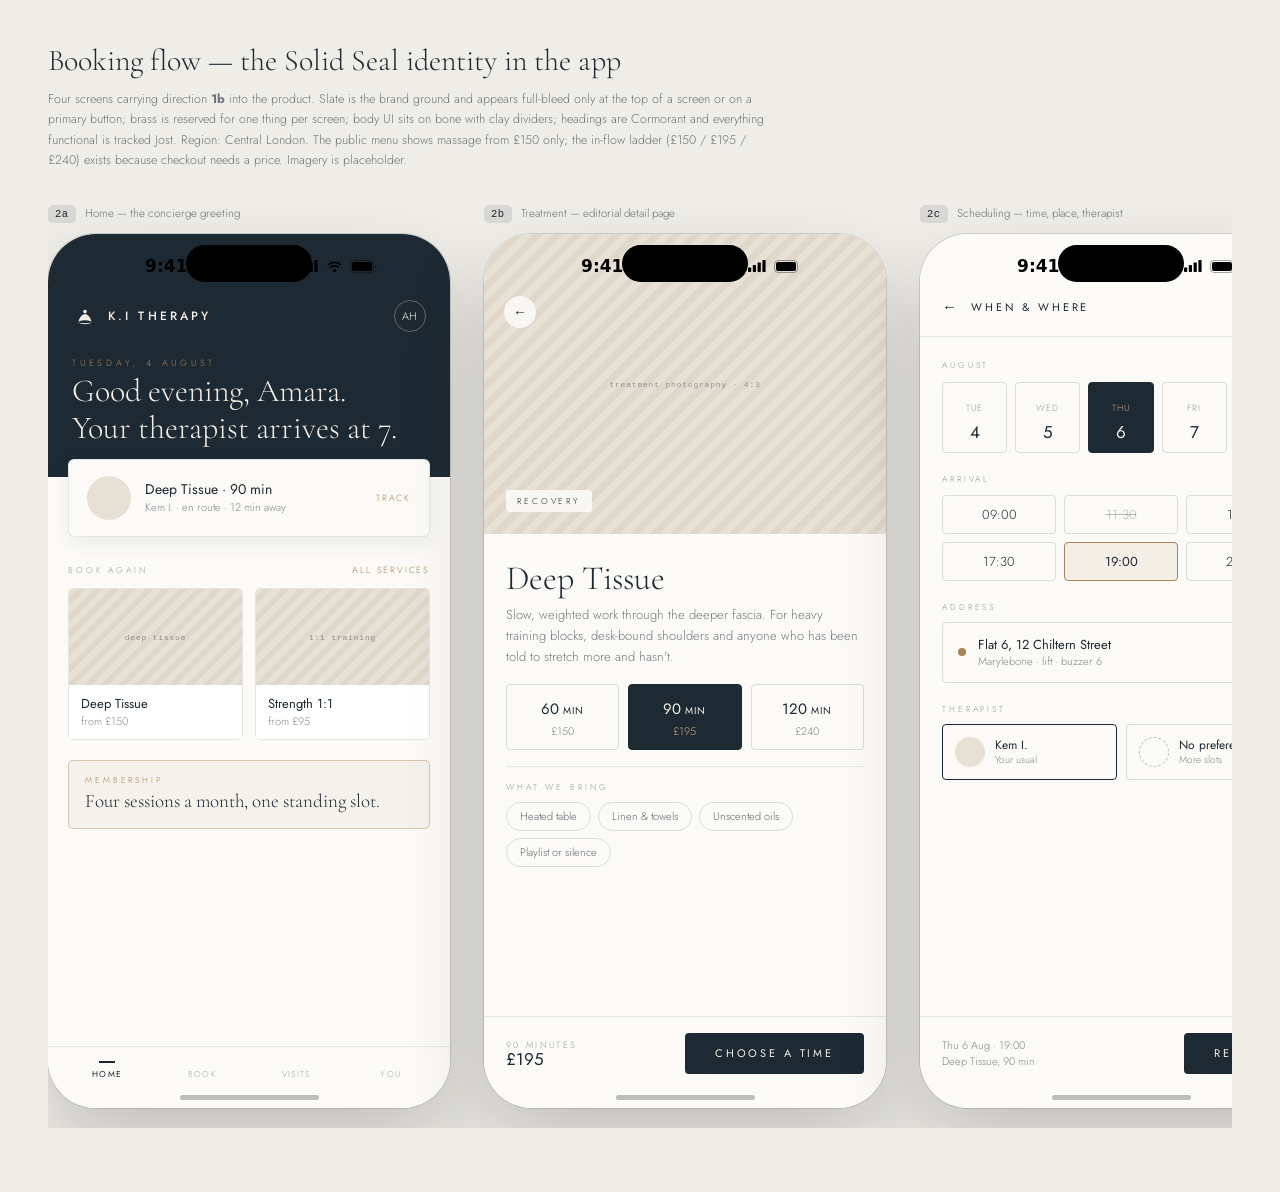
<file: app/index.html>
<!DOCTYPE html>
<html lang="en">
<head>
<meta charset="utf-8">
<meta name="viewport" content="width=device-width, initial-scale=1">
<title>K.I Therapy — Booking Flow</title>
<link rel="icon" href="../brand/logos/app-icon.svg" type="image/svg+xml">
<link rel="preconnect" href="https://fonts.googleapis.com">
<link rel="preconnect" href="https://fonts.gstatic.com" crossorigin>
<link href="https://fonts.googleapis.com/css2?family=Marcellus&family=Cormorant+Garamond:wght@300;400;500&family=Jost:wght@300;400;500&display=swap" rel="stylesheet">
<link rel="stylesheet" href="app.css">
</head>
<body>

<div class="gallery">
  <header class="gallery__head">
    <h1>Booking flow — the Solid Seal identity in the app</h1>
    <p>Four screens carrying direction <strong>1b</strong> into the product. Slate is the brand ground
       and appears full-bleed only at the top of a screen or on a primary button; brass is reserved
       for one thing per screen; body UI sits on bone with clay dividers; headings are Cormorant and
       everything functional is tracked Jost. Region: Central London. The public menu shows massage
       from £150 only; the in-flow ladder (£150 / £195 / £240) exists because checkout needs a price.
       Imagery is placeholder.</p>
  </header>

  <div class="gallery__rail">

    <!-- ============================================================
         01 — HOME
         ============================================================ -->
    <div class="screen-slot">
      <div class="screen-slot__label"><span class="screen-slot__id">2a</span>Home — the concierge greeting</div>

      <div class="ios">
        <div class="ios__island"></div>
        <div class="ios__status">
          <div class="ios__time">9:41</div>
          <div class="ios__glyphs">
            <svg width="19" height="12" viewBox="0 0 19 12" aria-hidden="true">
              <rect x="0" y="7.5" width="3.2" height="4.5" rx=".7" fill="#000"/>
              <rect x="4.8" y="5" width="3.2" height="7" rx=".7" fill="#000"/>
              <rect x="9.6" y="2.5" width="3.2" height="9.5" rx=".7" fill="#000"/>
              <rect x="14.4" y="0" width="3.2" height="12" rx=".7" fill="#000"/>
            </svg>
            <svg width="17" height="12" viewBox="0 0 17 12" aria-hidden="true">
              <path d="M8.5 3.2C10.8 3.2 12.9 4.1 14.4 5.6L15.5 4.5C13.7 2.7 11.2 1.5 8.5 1.5C5.8 1.5 3.3 2.7 1.5 4.5L2.6 5.6C4.1 4.1 6.2 3.2 8.5 3.2Z" fill="#000"/>
              <path d="M8.5 6.8C9.9 6.8 11.1 7.3 12 8.2L13.1 7.1C11.8 5.9 10.2 5.1 8.5 5.1C6.8 5.1 5.2 5.9 3.9 7.1L5 8.2C5.9 7.3 7.1 6.8 8.5 6.8Z" fill="#000"/>
              <circle cx="8.5" cy="10.5" r="1.5" fill="#000"/>
            </svg>
            <svg width="27" height="13" viewBox="0 0 27 13" aria-hidden="true">
              <rect x=".5" y=".5" width="23" height="12" rx="3.5" stroke="#000" stroke-opacity=".35" fill="none"/>
              <rect x="2" y="2" width="20" height="9" rx="2" fill="#000"/>
              <path d="M25 4.5V8.5C25.8 8.2 26.5 7.2 26.5 6.5C26.5 5.8 25.8 4.8 25 4.5Z" fill="#000" fill-opacity=".4"/>
            </svg>
          </div>
        </div>

        <div class="scr">
          <div class="home__hero">
            <div class="home__bar">
              <div class="home__brand">
                <svg width="26" height="26" viewBox="0 0 200 200" aria-hidden="true">
                  <circle cx="100" cy="66" r="14" fill="#F3EFE8"/>
                  <path d="M100 86 C 78 86 60 106 50 142 Q 100 124 150 142 C 140 106 122 86 100 86 Z" fill="#F3EFE8"/>
                  <path d="M42 148 Q 100 180 158 148 Q 100 162 42 148 Z" fill="#F3EFE8"/>
                </svg>
                <span>K.I THERAPY</span>
              </div>
              <div class="home__avatar">AH</div>
            </div>
            <div>
              <div class="home__date">TUESDAY, 4 AUGUST</div>
              <div class="home__greeting" style="margin-top:6px">Good evening, Amara.<br>Your therapist arrives at 7.</div>
            </div>
          </div>

          <div class="home__track-wrap">
            <div class="home__track">
              <div class="home__track-av"></div>
              <div class="home__track-txt">
                <b>Deep Tissue · 90 min</b>
                <small>Kem I. · en route · 12 min away</small>
              </div>
              <div class="home__track-cta">TRACK</div>
            </div>
          </div>

          <div class="home__body">
            <div class="home__sec-head">
              <span class="lbl">BOOK AGAIN</span>
              <span class="more">ALL SERVICES</span>
            </div>

            <div class="home__grid">
              <div class="svc-card">
                <div class="ph-img">deep tissue</div>
                <div class="svc-card__meta"><b>Deep Tissue</b><small>from £150</small></div>
              </div>
              <div class="svc-card">
                <div class="ph-img">1:1 training</div>
                <div class="svc-card__meta"><b>Strength 1:1</b><small>from £95</small></div>
              </div>
            </div>

            <div class="home__member">
              <div class="lbl lbl--brass">MEMBERSHIP</div>
              <p>Four sessions a month, one standing slot.</p>
            </div>
          </div>

          <nav class="tabbar">
            <div class="tab tab--on"><i></i><span>HOME</span></div>
            <div class="tab"><i></i><span>BOOK</span></div>
            <div class="tab"><i></i><span>VISITS</span></div>
            <div class="tab"><i></i><span>YOU</span></div>
          </nav>
        </div>

        <div class="ios__home"><i></i></div>
      </div>
    </div>

    <!-- ============================================================
         02 — TREATMENT
         ============================================================ -->
    <div class="screen-slot">
      <div class="screen-slot__label"><span class="screen-slot__id">2b</span>Treatment — editorial detail page</div>

      <div class="ios">
        <div class="ios__island"></div>
        <div class="ios__status">
          <div class="ios__time">9:41</div>
          <div class="ios__glyphs">
            <svg width="19" height="12" viewBox="0 0 19 12" aria-hidden="true">
              <rect x="0" y="7.5" width="3.2" height="4.5" rx=".7" fill="#000"/>
              <rect x="4.8" y="5" width="3.2" height="7" rx=".7" fill="#000"/>
              <rect x="9.6" y="2.5" width="3.2" height="9.5" rx=".7" fill="#000"/>
              <rect x="14.4" y="0" width="3.2" height="12" rx=".7" fill="#000"/>
            </svg>
            <svg width="27" height="13" viewBox="0 0 27 13" aria-hidden="true">
              <rect x=".5" y=".5" width="23" height="12" rx="3.5" stroke="#000" stroke-opacity=".35" fill="none"/>
              <rect x="2" y="2" width="20" height="9" rx="2" fill="#000"/>
            </svg>
          </div>
        </div>

        <div class="scr">
          <div class="trt__hero">
            <div class="trt__back">←</div>
            <div class="trt__hero-note">treatment photography · 4:3</div>
            <div class="trt__tag">RECOVERY</div>
          </div>

          <div class="trt__body">
            <div>
              <div class="trt__title">Deep Tissue</div>
              <p class="trt__desc" style="margin:8px 0 0">Slow, weighted work through the deeper fascia.
                 For heavy training blocks, desk-bound shoulders and anyone who has been told to
                 stretch more and hasn't.</p>
            </div>

            <div class="dur">
              <div class="dur__opt"><b>60<span> MIN</span></b><small>£150</small></div>
              <div class="dur__opt dur__opt--on"><b>90<span> MIN</span></b><small>£195</small></div>
              <div class="dur__opt"><b>120<span> MIN</span></b><small>£240</small></div>
            </div>

            <div class="divider"></div>

            <div style="display:flex;flex-direction:column;gap:11px">
              <div class="lbl">WHAT WE BRING</div>
              <div class="chips">
                <span class="chip">Heated table</span>
                <span class="chip">Linen &amp; towels</span>
                <span class="chip">Unscented oils</span>
                <span class="chip">Playlist or silence</span>
              </div>
            </div>
          </div>

          <div class="trt__foot">
            <div class="trt__foot-price">
              <small>90 MINUTES</small>
              <b>£195</b>
            </div>
            <div class="btn-primary">CHOOSE A TIME</div>
          </div>
        </div>

        <div class="ios__home"><i></i></div>
      </div>
    </div>

    <!-- ============================================================
         03 — SCHEDULING
         ============================================================ -->
    <div class="screen-slot">
      <div class="screen-slot__label"><span class="screen-slot__id">2c</span>Scheduling — time, place, therapist</div>

      <div class="ios">
        <div class="ios__island"></div>
        <div class="ios__status">
          <div class="ios__time">9:41</div>
          <div class="ios__glyphs">
            <svg width="19" height="12" viewBox="0 0 19 12" aria-hidden="true">
              <rect x="0" y="7.5" width="3.2" height="4.5" rx=".7" fill="#000"/>
              <rect x="4.8" y="5" width="3.2" height="7" rx=".7" fill="#000"/>
              <rect x="9.6" y="2.5" width="3.2" height="9.5" rx=".7" fill="#000"/>
              <rect x="14.4" y="0" width="3.2" height="12" rx=".7" fill="#000"/>
            </svg>
            <svg width="27" height="13" viewBox="0 0 27 13" aria-hidden="true">
              <rect x=".5" y=".5" width="23" height="12" rx="3.5" stroke="#000" stroke-opacity=".35" fill="none"/>
              <rect x="2" y="2" width="20" height="9" rx="2" fill="#000"/>
            </svg>
          </div>
        </div>

        <div class="scr">
          <div class="sch__head">
            <span class="back">←</span>
            <span class="title">WHEN &amp; WHERE</span>
            <span class="step">2 / 3</span>
          </div>

          <div class="sch__body">
            <div class="sch__block">
              <div class="lbl">AUGUST</div>
              <div class="days">
                <div class="day"><small>TUE</small><b>4</b></div>
                <div class="day"><small>WED</small><b>5</b></div>
                <div class="day day--on"><small>THU</small><b>6</b></div>
                <div class="day"><small>FRI</small><b>7</b></div>
                <div class="day day--off"><small>SAT</small><b>8</b></div>
              </div>
            </div>

            <div class="sch__block">
              <div class="lbl">ARRIVAL</div>
              <div class="times">
                <div class="time">09:00</div>
                <div class="time time--gone">11:30</div>
                <div class="time">14:00</div>
                <div class="time">17:30</div>
                <div class="time time--on">19:00</div>
                <div class="time">20:30</div>
              </div>
            </div>

            <div class="sch__block" style="gap:10px">
              <div class="lbl">ADDRESS</div>
              <div class="addr">
                <i></i>
                <div>
                  <b>Flat 6, 12 Chiltern Street</b>
                  <small>Marylebone · lift · buzzer 6</small>
                </div>
                <span class="edit">EDIT</span>
              </div>
            </div>

            <div class="sch__block" style="gap:10px">
              <div class="lbl">THERAPIST</div>
              <div class="thera">
                <div class="thera__opt thera__opt--on">
                  <div class="av"></div>
                  <div><b>Kem I.</b><small>Your usual</small></div>
                </div>
                <div class="thera__opt">
                  <div class="av av--any"></div>
                  <div><b>No preference</b><small>More slots</small></div>
                </div>
              </div>
            </div>
          </div>

          <div class="sch__foot">
            <p>Thu 6 Aug · 19:00<br>Deep Tissue, 90 min</p>
            <div class="btn-primary">REVIEW</div>
          </div>
        </div>

        <div class="ios__home"><i></i></div>
      </div>
    </div>

    <!-- ============================================================
         04 — CONFIRMED
         ============================================================ -->
    <div class="screen-slot">
      <div class="screen-slot__label"><span class="screen-slot__id">2d</span>Confirmed — the seal moment</div>

      <div class="ios ios--dark">
        <div class="ios__island"></div>
        <div class="ios__status">
          <div class="ios__time">9:41</div>
          <div class="ios__glyphs">
            <svg width="19" height="12" viewBox="0 0 19 12" aria-hidden="true">
              <rect x="0" y="7.5" width="3.2" height="4.5" rx=".7" fill="#fff"/>
              <rect x="4.8" y="5" width="3.2" height="7" rx=".7" fill="#fff"/>
              <rect x="9.6" y="2.5" width="3.2" height="9.5" rx=".7" fill="#fff"/>
              <rect x="14.4" y="0" width="3.2" height="12" rx=".7" fill="#fff"/>
            </svg>
            <svg width="27" height="13" viewBox="0 0 27 13" aria-hidden="true">
              <rect x=".5" y=".5" width="23" height="12" rx="3.5" stroke="#fff" stroke-opacity=".35" fill="none"/>
              <rect x="2" y="2" width="20" height="9" rx="2" fill="#fff"/>
            </svg>
          </div>
        </div>

        <div class="cfm">
          <svg width="88" height="88" viewBox="0 0 200 200" aria-hidden="true">
            <circle cx="100" cy="100" r="87" fill="none" stroke="rgba(201,168,124,.35)" stroke-width="1"/>
            <circle cx="100" cy="66" r="14" fill="#C9A87C"/>
            <path d="M100 86 C 78 86 60 106 50 142 Q 100 124 150 142 C 140 106 122 86 100 86 Z" fill="#C9A87C"/>
            <path d="M42 148 Q 100 180 158 148 Q 100 162 42 148 Z" fill="#C9A87C"/>
          </svg>

          <div class="cfm__eyebrow">CONFIRMED</div>
          <div class="cfm__when">Thursday 6 August<br>at seven in the evening</div>

          <dl class="cfm__sheet">
            <div class="cfm__row"><dt>TREATMENT</dt><dd>Deep Tissue · 90 min</dd></div>
            <div class="cfm__row"><dt>THERAPIST</dt><dd>Kem I.</dd></div>
            <div class="cfm__row"><dt>WHERE</dt><dd>Flat 6, Chiltern Street</dd></div>
            <div class="cfm__row cfm__row--total"><dt>TOTAL</dt><dd>£195.00</dd></div>
          </dl>

          <p class="cfm__note">Kem brings everything. Clear a space roughly two metres by one,
             and leave the rest to us.</p>

          <div class="cfm__actions">
            <div class="btn-brass">ADD TO CALENDAR</div>
            <div class="cfm__ghost">MESSAGE THE CONCIERGE</div>
          </div>
        </div>

        <div class="ios__home"><i></i></div>
      </div>
    </div>

  </div>
</div>

</body>
</html>
</file>
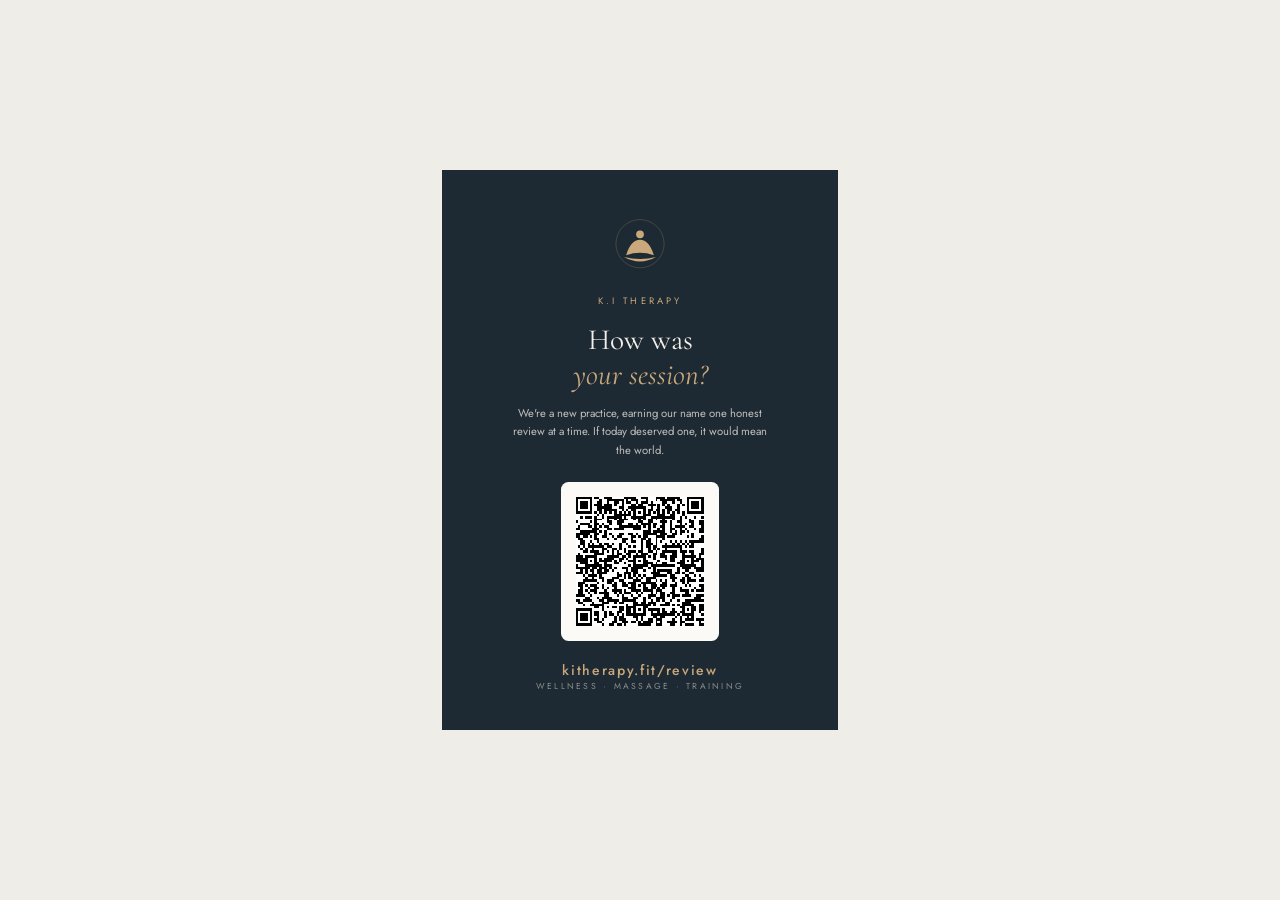
<file: assets/review-card.html>
<!DOCTYPE html>
<html lang="en">
<head>
<meta charset="utf-8">
<meta name="viewport" content="width=device-width, initial-scale=1">
<meta name="robots" content="noindex, nofollow">
<title>K.I Therapy — Review Card (print A6)</title>
<link rel="preconnect" href="https://fonts.googleapis.com">
<link rel="preconnect" href="https://fonts.gstatic.com" crossorigin>
<link href="https://fonts.googleapis.com/css2?family=Cormorant+Garamond:ital,wght@0,400;1,400&family=Jost:wght@400;500&display=swap" rel="stylesheet">
<style>
  @page { size: A6 portrait; margin: 0; }
  * { box-sizing: border-box; margin: 0; }
  html, body { height: 100%; }
  body {
    display: grid; place-items: center;
    background: #EFEDE8; font-family: Jost, sans-serif;
  }
  .card {
    width: 105mm; height: 148mm;
    background: #1E2A33;
    color: #F3EFE8;
    display: flex; flex-direction: column; align-items: center;
    text-align: center;
    padding: 12mm 10mm 10mm;
  }
  .seal { width: 18mm; height: 18mm; margin-bottom: 6mm; }
  .eyebrow {
    font-size: 7pt; letter-spacing: .34em; text-transform: uppercase;
    color: #C9A87C; margin-bottom: 4mm;
  }
  h1 {
    font-family: 'Cormorant Garamond', serif; font-weight: 400;
    font-size: 22pt; line-height: 1.2; margin-bottom: 3mm;
  }
  h1 em { font-style: italic; color: #C9A87C; }
  p.sub {
    font-size: 8.5pt; line-height: 1.65; color: rgba(243,239,232,.75);
    max-width: 70mm; margin-bottom: 6mm;
  }
  .qrbox {
    background: #FBFAF7; border-radius: 2mm; padding: 4mm;
    line-height: 0;
  }
  .qrbox img {
    width: 34mm; height: 34mm;
    image-rendering: pixelated;
  }
  .url {
    margin-top: 5mm; font-size: 10.5pt; font-weight: 500;
    letter-spacing: .12em; color: #C9A87C;
  }
  .foot {
    margin-top: auto; font-size: 6.5pt; letter-spacing: .26em;
    text-transform: uppercase; color: rgba(243,239,232,.5);
  }
  @media print { body { background: none; } }
</style>
</head>
<body>
<div class="card">
  <svg class="seal" viewBox="0 0 200 200" aria-hidden="true">
    <circle cx="100" cy="100" r="87" fill="none" stroke="rgba(201,168,124,.4)" stroke-width="2"/>
    <circle cx="100" cy="66" r="14" fill="#C9A87C"/>
    <path d="M100 86 C 78 86 60 106 50 142 Q 100 124 150 142 C 140 106 122 86 100 86 Z" fill="#C9A87C"/>
    <path d="M42 148 Q 100 180 158 148 Q 100 162 42 148 Z" fill="#C9A87C"/>
  </svg>

  <div class="eyebrow">K.I Therapy</div>
  <h1>How was<br><em>your session?</em></h1>
  <p class="sub">We're a new practice, earning our name one honest review at a time.
     If today deserved one, it would mean the world.</p>

  <div class="qrbox"><img src="[data-uri]" alt="QR code to leave a Google review"></div>
  <div class="url">kitherapy.fit/review</div>

  <div class="foot">Wellness · Massage · Training</div>
</div>
</body>
</html>
</file>
<file: app/app.css>
/* ============================================================
   K.I THERAPY — App screens
   Implements turn 2 of the branding exploration: the Solid Seal (1b)
   identity carried into the booking flow.

   System rules being followed:
     · Slate is full-bleed only at the top of a screen, or a primary button
     · Brass is reserved for ONE thing per screen
     · Body UI sits on bone, with clay dividers
     · Headings are Cormorant; everything functional is tracked Jost
   ============================================================ */

@import url('../brand/tokens.css');

*, *::before, *::after { box-sizing: border-box; }

body {
  margin: 0;
  background: var(--bone-warm);
  font-family: var(--f-ui);
  -webkit-font-smoothing: antialiased;
}

/* ---------- Gallery chrome ---------- */
.gallery { padding: 44px 48px 64px; }
.gallery__head { margin-bottom: 34px; max-width: 720px; }
.gallery__head h1 {
  margin: 0 0 10px;
  font: 300 30px/1.15 var(--f-display);
  color: var(--slate);
}
.gallery__head p {
  margin: 0;
  font: 300 12.5px/1.65 var(--f-ui);
  color: var(--slate-62);
}
.gallery__rail {
  display: flex; gap: 34px; align-items: flex-start;
  overflow-x: auto; padding-bottom: 20px;
}
.screen-slot { flex: none; display: flex; flex-direction: column; gap: 11px; }
.screen-slot__label {
  display: flex; align-items: baseline; gap: 9px;
  font: 300 11.5px/1.3 var(--f-ui); color: var(--slate-62);
}
.screen-slot__id {
  font: 500 10.5px ui-monospace, Menlo, monospace;
  padding: 3px 7px; background: var(--slate-10); color: var(--slate);
  border-radius: 5px; letter-spacing: .05em;
}

/* ============================================================
   iOS device frame
   402 × 874, r48 — matches ios-frame.jsx
   ============================================================ */
.ios {
  width: 402px; height: 874px;
  border-radius: 48px; overflow: hidden;
  position: relative;
  background: var(--bone);
  box-shadow: 0 40px 80px rgba(0,0,0,.18), 0 0 0 1px rgba(0,0,0,.12);
  display: flex; flex-direction: column;
}
.ios--dark { background: #000; }

/* Dynamic island */
.ios__island {
  position: absolute; top: 11px; left: 50%; transform: translateX(-50%);
  width: 126px; height: 37px; border-radius: 24px;
  background: #000; z-index: 50;
}

/* Status bar */
.ios__status {
  position: absolute; top: 0; left: 0; right: 0; z-index: 10;
  display: flex; align-items: center;
  padding: 21px 24px 19px;
  pointer-events: none;
}
.ios__time {
  flex: 1; text-align: center; padding-left: 8px;
  font: 590 17px/22px -apple-system, 'SF Pro', system-ui;
  color: #000;
}
.ios__glyphs {
  flex: 1; display: flex; align-items: center; justify-content: center;
  gap: 7px; padding-right: 1px;
}
.ios--dark .ios__time { color: #fff; }

/* Home indicator */
.ios__home {
  position: absolute; bottom: 0; left: 0; right: 0; z-index: 60;
  height: 34px; display: flex; justify-content: center; align-items: flex-end;
  padding-bottom: 8px; pointer-events: none;
}
.ios__home i {
  width: 139px; height: 5px; border-radius: 100px;
  background: rgba(0,0,0,.25);
}
.ios--dark .ios__home i { background: rgba(255,255,255,.7); }

/* Screen body */
.scr {
  height: 100%; display: flex; flex-direction: column;
  overflow: hidden; background: var(--bone);
}
.scr--dark { background: var(--slate); }

/* ============================================================
   Shared screen primitives
   ============================================================ */

/* Tracked Jost label — the workhorse of this system */
.lbl {
  font: 300 8.5px/1 var(--f-ui);
  letter-spacing: var(--track-lg);
  color: var(--slate-45);
}
.lbl--brass { color: var(--brass); }
.lbl--onslate { color: var(--bone-50); }

.hdg { font-family: var(--f-display); font-weight: 300; color: var(--slate); }

.divider { height: 1px; background: var(--slate-10); }

/* Primary action — slate, per rule 1 */
.btn-primary {
  background: var(--slate); border-radius: var(--r-md);
  padding: 15px 30px;
  font: 400 11px/1 var(--f-ui); letter-spacing: var(--track-md);
  color: var(--bone-text); text-align: center;
}
.btn-brass {
  background: var(--brass-lt); border-radius: var(--r-md);
  padding: 16px; text-align: center;
  font: 400 11px/1 var(--f-ui); letter-spacing: var(--track-md);
  color: var(--slate);
}

/* Placeholder imagery — hatched clay, clearly not real photography.
   `.hatch` is background only, so containers can own their own layout;
   `.ph-img` adds the centred caption treatment for thumbnails. */
.hatch {
  background: repeating-linear-gradient(135deg, var(--clay) 0 6px, #DED7CA 6px 12px);
}
.ph-img {
  background: repeating-linear-gradient(135deg, var(--clay) 0 6px, #DED7CA 6px 12px);
  display: flex; align-items: center; justify-content: center;
  font: 300 8px ui-monospace, monospace; letter-spacing: .1em;
  color: var(--slate-45);
}

/* ============================================================
   01 — Home
   ============================================================ */
.home__hero {
  background: var(--slate);
  padding: 66px 24px 30px;
  display: flex; flex-direction: column; gap: 26px;
}
.home__bar { display: flex; align-items: center; justify-content: space-between; }
.home__brand { display: flex; align-items: center; gap: 10px; }
.home__brand span {
  font: 500 12px/1 var(--f-ui); letter-spacing: var(--track-md);
  color: var(--bone-text);
}
.home__avatar {
  width: 32px; height: 32px; border-radius: 50%;
  border: 1px solid var(--bone-30);
  display: flex; align-items: center; justify-content: center;
  font: 300 11px var(--f-ui); letter-spacing: .06em; color: var(--bone-text);
}
.home__date {
  font: 300 9px/1 var(--f-ui); letter-spacing: var(--track-xl); color: var(--brass);
}
.home__greeting {
  font: 300 32px/1.15 var(--f-display); color: var(--bone-text); text-wrap: pretty;
}

/* En-route card, lifted over the hero seam */
.home__track-wrap { padding: 0 20px; margin-top: -18px; }
.home__track {
  background: var(--bone); border: 1px solid var(--slate-10);
  border-radius: var(--r-lg); padding: 16px 18px;
  display: flex; align-items: center; gap: 14px;
  box-shadow: 0 6px 20px rgba(30,42,51,.07);
}
.home__track-av { width: 44px; height: 44px; border-radius: 50%; background: var(--clay); flex: none; }
.home__track-txt { flex: 1; display: flex; flex-direction: column; gap: 3px; }
.home__track-txt b { font: 400 14px/1.2 var(--f-ui); color: var(--slate); }
.home__track-txt small { font: 300 11px/1.2 var(--f-ui); color: var(--slate-55); }
.home__track-cta {
  font: 300 9px/1 var(--f-ui); letter-spacing: var(--track-sm); color: var(--brass);
}

.home__body { padding: 28px 20px 0; display: flex; flex-direction: column; gap: 14px; flex: 1; }
.home__sec-head { display: flex; align-items: baseline; justify-content: space-between; }
.home__sec-head .more {
  font: 300 9px/1 var(--f-ui); letter-spacing: var(--track-sm); color: var(--brass);
}
.home__grid { display: grid; grid-template-columns: 1fr 1fr; gap: 12px; }
.svc-card { border-radius: 5px; overflow: hidden; border: 1px solid var(--slate-10); }
.svc-card .ph-img { height: 96px; }
.svc-card__meta { padding: 11px 12px; background: #fff; }
.svc-card__meta b { display: block; font: 400 13px/1.2 var(--f-ui); color: var(--slate); }
.svc-card__meta small { display: block; font: 300 11px/1.2 var(--f-ui); color: var(--slate-55); margin-top: 3px; }

/* Membership — the one brass moment on this screen */
.home__member {
  margin-top: 6px;
  border: 1px solid var(--brass-40); background: var(--brass-07);
  border-radius: 5px; padding: 15px 16px;
  display: flex; flex-direction: column; gap: 5px;
}
.home__member p { margin: 0; font: 300 19px/1.25 var(--f-display); color: var(--slate); }

/* Tab bar */
.tabbar {
  display: grid; grid-template-columns: repeat(4, 1fr);
  border-top: 1px solid var(--slate-10);
  background: var(--bone); padding: 14px 12px 30px;
}
.tab { display: flex; flex-direction: column; align-items: center; gap: 7px; }
.tab i { width: 16px; height: 1.5px; background: transparent; }
.tab span {
  font: 300 8.5px/1 var(--f-ui); letter-spacing: var(--track-xs);
  color: rgba(30,42,51,.4);
}
.tab--on i { background: var(--slate); }
.tab--on span { font-weight: 400; color: var(--slate); }

/* ============================================================
   02 — Treatment
   ============================================================ */
.trt__hero {
  height: 300px; position: relative; flex: none;
  display: flex; align-items: flex-end; justify-content: flex-start;
  padding: 22px;
  background: repeating-linear-gradient(135deg, var(--clay) 0 7px, #DED7CA 7px 14px);
}
.trt__back {
  position: absolute; top: 62px; left: 20px;
  width: 32px; height: 32px; border-radius: 50%;
  background: rgba(251,250,247,.9);
  display: flex; align-items: center; justify-content: center;
  font: 300 14px var(--f-ui); color: var(--slate);
}
.trt__hero-note {
  position: absolute; top: 50%; left: 50%; transform: translate(-50%,-50%);
  font: 300 8px ui-monospace, monospace; letter-spacing: .1em; color: rgba(30,42,51,.4);
}
.trt__tag {
  font: 300 8.5px/1 var(--f-ui); letter-spacing: var(--track-lg); color: var(--slate);
  background: rgba(251,250,247,.9); padding: 7px 11px; border-radius: var(--r-sm);
}
.trt__body { padding: 26px 22px 0; display: flex; flex-direction: column; gap: 16px; flex: 1; }
.trt__title { font: 300 34px/1.1 var(--f-display); color: var(--slate); }
.trt__desc { font: 300 13px/1.6 var(--f-ui); color: var(--slate-62); text-wrap: pretty; }

.dur { display: flex; gap: 9px; }
.dur__opt {
  flex: 1; border: 1px solid var(--slate-14); border-radius: var(--r-md);
  padding: 12px 10px; text-align: center;
}
.dur__opt b { font: 400 15px/1 var(--f-ui); color: var(--slate); }
.dur__opt b span { font-size: 10px; letter-spacing: .1em; }
.dur__opt small { display: block; font: 300 11px/1 var(--f-ui); color: var(--slate-55); margin-top: 6px; }
.dur__opt--on { border: 1.5px solid var(--slate); background: var(--slate); }
.dur__opt--on b { color: var(--bone-text); }
.dur__opt--on small { color: var(--brass-lt); }

.chips { display: flex; flex-wrap: wrap; gap: 7px; }
.chip {
  font: 300 11px/1 var(--f-ui); color: var(--slate-70);
  border: 1px solid var(--slate-14); border-radius: var(--r-pill);
  padding: 8px 13px;
}

.trt__foot {
  padding: 16px 22px 34px; border-top: 1px solid var(--slate-10);
  background: var(--bone); display: flex; align-items: center; gap: 14px;
}
.trt__foot-price { flex: 1; display: flex; flex-direction: column; gap: 2px; }
.trt__foot-price small { font: 300 9px/1 var(--f-ui); letter-spacing: var(--track-md); color: var(--slate-45); }
.trt__foot-price b { font: 400 17px/1 var(--f-ui); color: var(--slate); }

/* ============================================================
   03 — Scheduling
   ============================================================ */
.sch__head {
  padding: 62px 22px 18px; display: flex; align-items: center; gap: 14px;
  border-bottom: 1px solid var(--slate-10);
}
.sch__head .back { font: 300 15px var(--f-ui); color: var(--slate); }
.sch__head .title { font: 400 11px/1 var(--f-ui); letter-spacing: var(--track-md); color: var(--slate); }
.sch__head .step {
  margin-left: auto; font: 300 10px/1 var(--f-ui);
  letter-spacing: var(--track-sm); color: rgba(30,42,51,.4);
}
.sch__body { padding: 24px 22px 0; display: flex; flex-direction: column; gap: 22px; flex: 1; }
.sch__block { display: flex; flex-direction: column; gap: 12px; }

.days { display: grid; grid-template-columns: repeat(5, 1fr); gap: 8px; }
.day {
  border: 1px solid var(--slate-14); border-radius: var(--r-md);
  padding: 11px 0; text-align: center;
}
.day small { font: 300 9px/1 var(--f-ui); letter-spacing: .14em; color: var(--slate-45); }
.day b { display: block; font: 400 17px/1 var(--f-ui); color: var(--slate); margin-top: 7px; }
.day--on { border: 1.5px solid var(--slate); background: var(--slate); }
.day--on small { color: var(--brass-lt); }
.day--on b { color: var(--bone-text); }
.day--off { opacity: .35; }

.times { display: grid; grid-template-columns: repeat(3, 1fr); gap: 8px; }
.time {
  border: 1px solid var(--slate-14); border-radius: var(--r-md);
  padding: 12px 0; text-align: center;
  font: 300 13px/1 var(--f-ui); color: var(--slate);
}
.time--gone { color: var(--slate-30); text-decoration: line-through; }
/* The one brass moment on this screen: the chosen arrival */
.time--on {
  border: 1.5px solid var(--brass); background: var(--brass-10);
  font-weight: 400;
}

.addr {
  border: 1px solid var(--slate-14); border-radius: var(--r-md);
  padding: 14px 15px; display: flex; align-items: center; gap: 12px;
}
.addr i { width: 8px; height: 8px; border-radius: 50%; background: var(--brass); flex: none; }
.addr div { flex: 1; }
.addr b { display: block; font: 400 13px/1.2 var(--f-ui); color: var(--slate); }
.addr small { display: block; font: 300 11px/1.2 var(--f-ui); color: var(--slate-55); margin-top: 3px; }
.addr .edit { font: 300 9px/1 var(--f-ui); letter-spacing: .22em; color: var(--brass); }

.thera { display: flex; gap: 9px; }
.thera__opt {
  flex: 1; border: 1px solid var(--slate-14); border-radius: var(--r-md);
  padding: 12px; display: flex; align-items: center; gap: 10px;
}
.thera__opt--on { border: 1.5px solid var(--slate); }
.thera__opt .av { width: 30px; height: 30px; border-radius: 50%; background: var(--clay); flex: none; }
.thera__opt .av--any { background: none; border: 1px dashed var(--slate-30); }
.thera__opt b { display: block; font: 400 12px/1.1 var(--f-ui); color: var(--slate); }
.thera__opt small { display: block; font: 300 10px/1.1 var(--f-ui); color: var(--slate-55); margin-top: 2px; }

.sch__foot {
  padding: 16px 22px 34px; border-top: 1px solid var(--slate-10);
  display: flex; align-items: center; gap: 14px;
}
.sch__foot p { flex: 1; margin: 0; font: 300 11px/1.4 var(--f-ui); color: var(--slate-55); }

/* ============================================================
   04 — Confirmed (the seal moment)
   ============================================================ */
.cfm {
  background: var(--slate); display: flex; flex-direction: column;
  align-items: center; padding: 96px 26px 40px; height: 100%;
}
.cfm__eyebrow {
  margin-top: 30px; font: 300 9px/1 var(--f-ui);
  letter-spacing: var(--track-xl); color: var(--brass-lt);
}
.cfm__when {
  margin-top: 16px; font: 300 30px/1.25 var(--f-display);
  color: var(--bone-text); text-align: center; text-wrap: pretty;
}
.cfm__sheet {
  margin-top: 34px; width: 100%;
  border-top: 1px solid var(--bone-14); border-bottom: 1px solid var(--bone-14);
  padding: 20px 0; display: flex; flex-direction: column; gap: 14px;
}
.cfm__row { display: flex; justify-content: space-between; }
.cfm__row dt {
  font: 300 11px var(--f-ui); letter-spacing: var(--track-xs); color: var(--bone-50);
}
.cfm__row dd { margin: 0; font: 300 13px var(--f-ui); color: var(--bone-text); }
.cfm__row--total dd { font-weight: 400; color: var(--brass-lt); }
.cfm__note {
  margin-top: 22px; font: 300 12px/1.65 var(--f-ui);
  color: var(--bone-55); text-align: center; text-wrap: pretty;
}
.cfm__actions { margin-top: auto; width: 100%; display: flex; flex-direction: column; gap: 12px; }
.cfm__ghost {
  padding: 14px; text-align: center;
  font: 300 10px/1 var(--f-ui); letter-spacing: var(--track-sm); color: var(--bone-50);
}

/* ---------- Small screens: let the frames scale down ---------- */
@media (max-width: 900px) {
  .gallery { padding: 28px 20px 48px; }
  .gallery__rail { gap: 24px; }
  .ios { transform: scale(.82); transform-origin: top left; margin-right: -72px; margin-bottom: -157px; }
}
</file>
